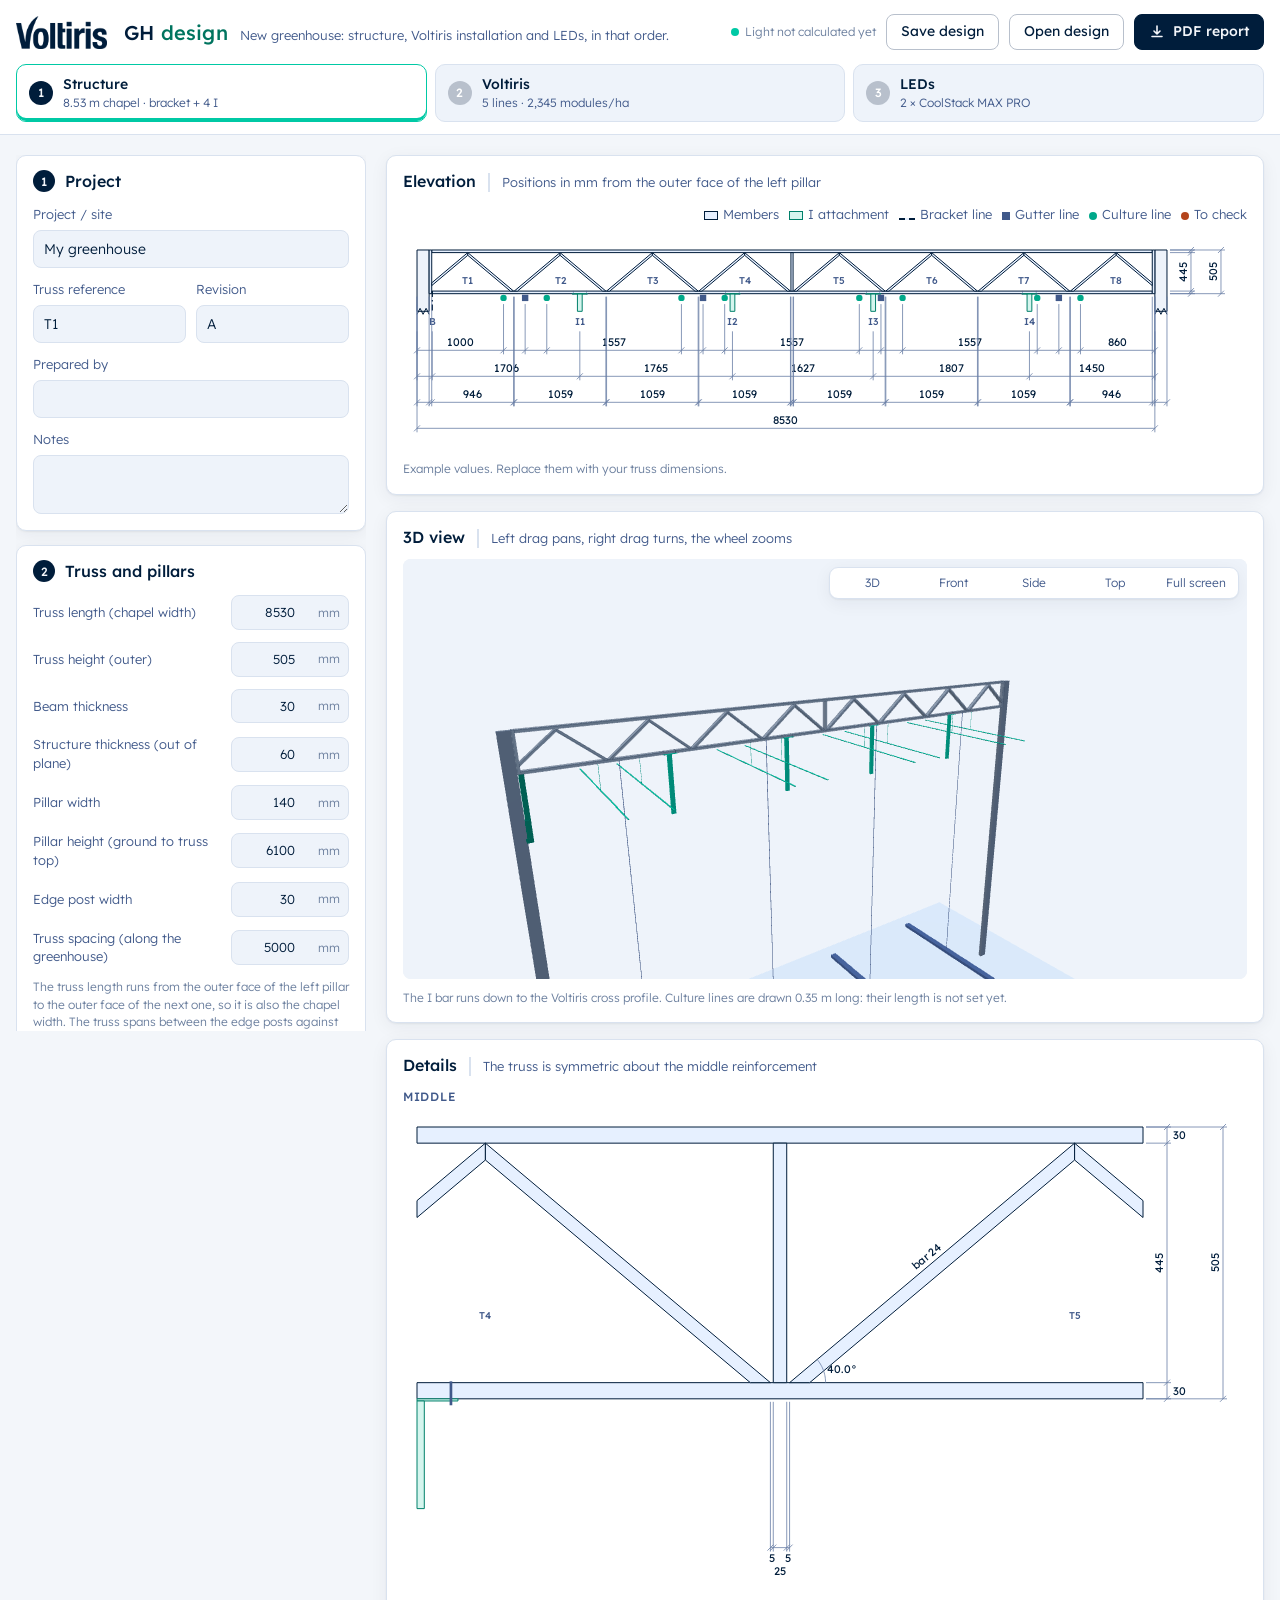
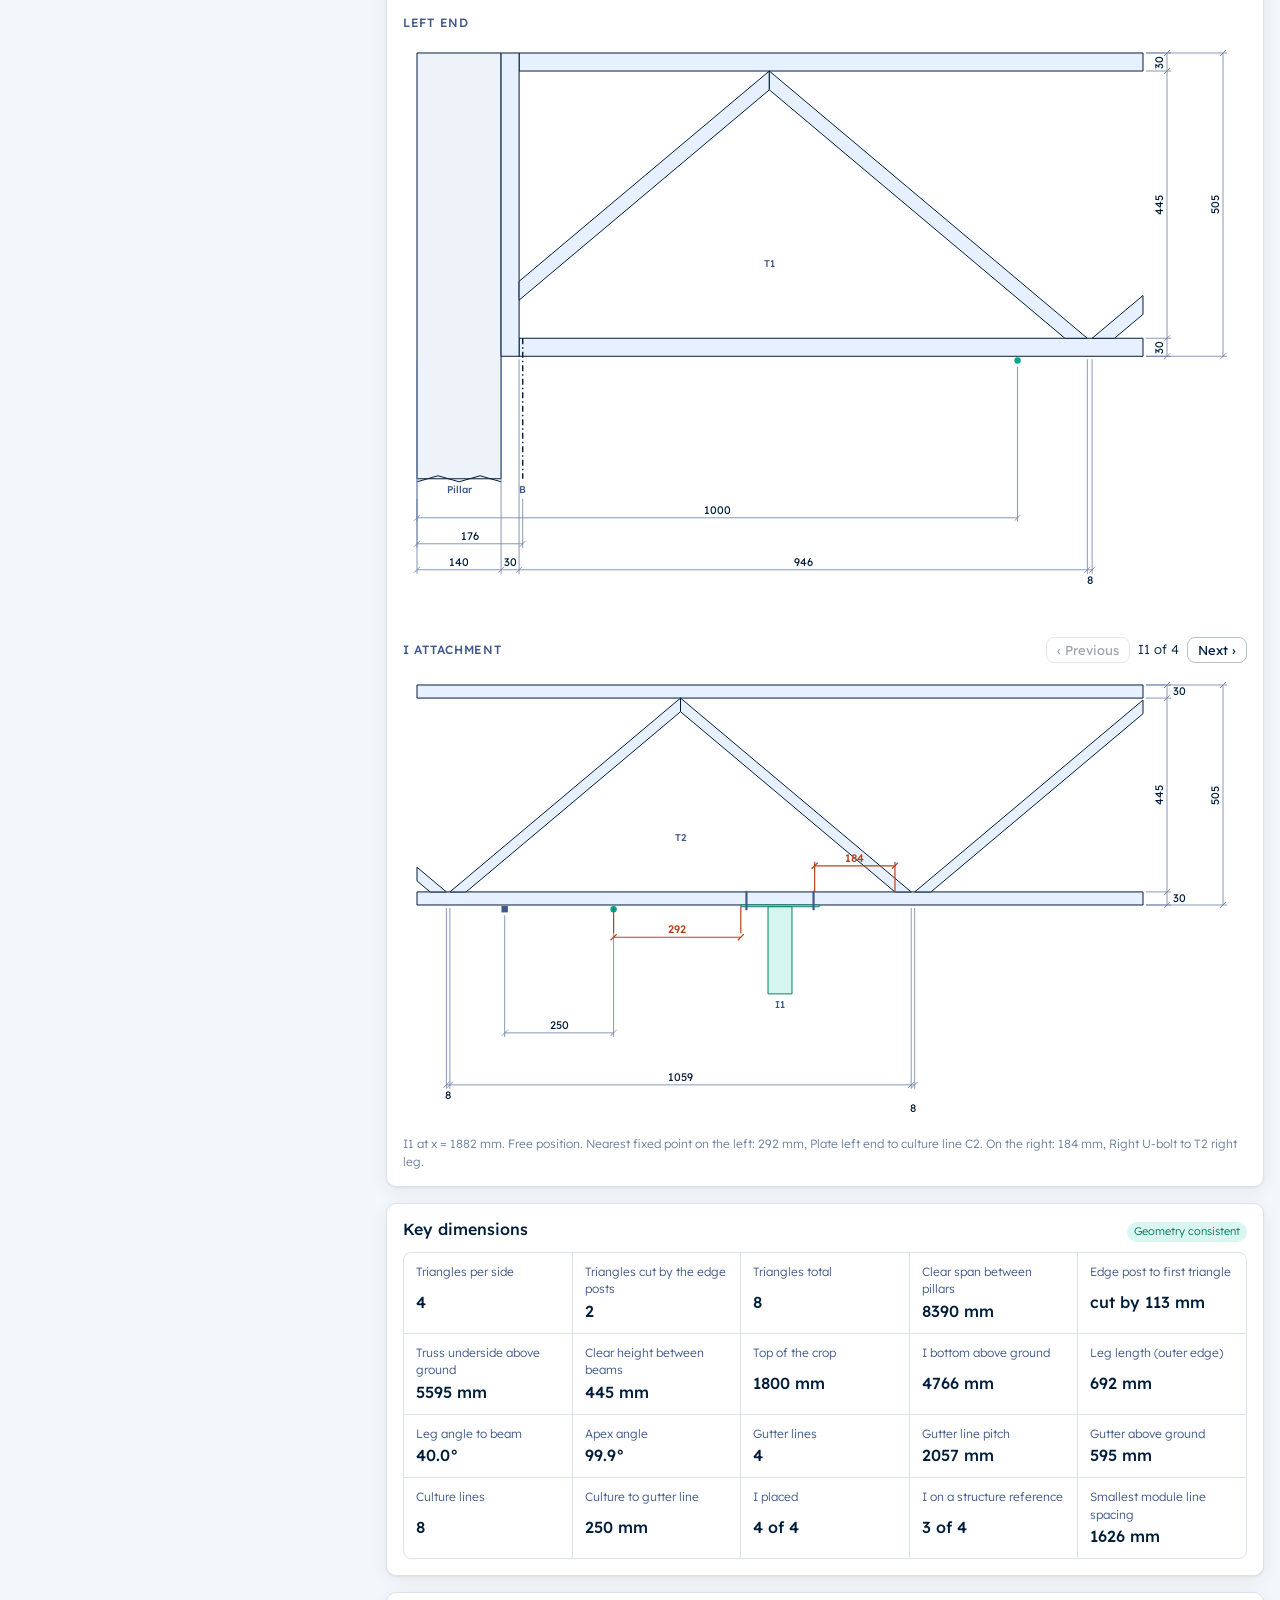
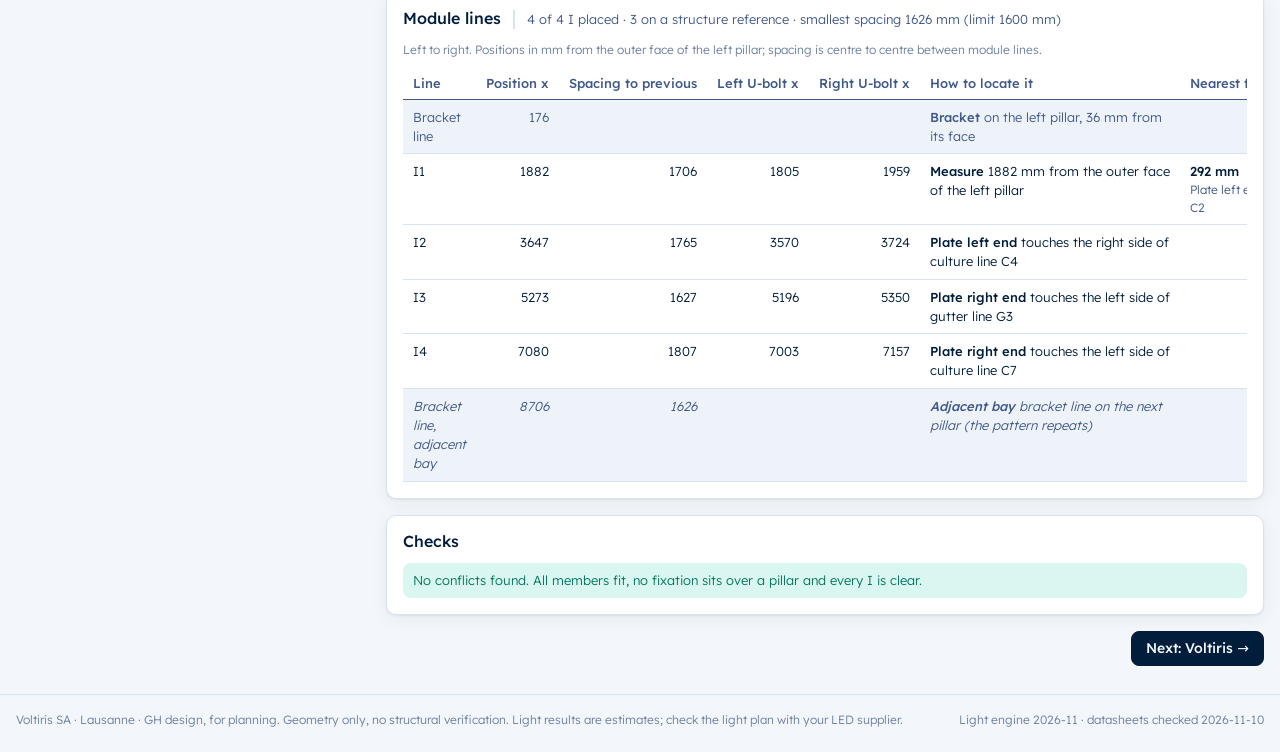
<file: index.html>
<!doctype html>
<html lang="en">
<head>
<meta charset="utf-8">
<meta name="viewport" content="width=device-width,initial-scale=1,viewport-fit=cover">
<title>Voltiris GH Design</title>
<meta name="description" content="Design a new greenhouse with Voltiris: the truss structure, the Voltiris installation on it and the LED light plan, with one PDF report.">
<link rel="icon" href="data:image/svg+xml,%3Csvg xmlns=%27http://www.w3.org/2000/svg%27 viewBox=%270 0 32 32%27%3E%3Crect width=%2732%27 height=%2732%27 rx=%277%27 fill=%27%23001D3B%27/%3E%3Ccircle cx=%2716%27 cy=%2716%27 r=%276%27 fill=%27%2300C9A5%27/%3E%3C/svg%3E">
<link rel="stylesheet" href="css/styles.css">
</head>
<body>
<header class="top">
  <div class="wrap bar">
    <span class="logo" role="img" aria-label="Voltiris"></span>
    <div class="brandline">
      <h1>GH <span>design</span></h1>
      <p>New greenhouse: structure, Voltiris installation and LEDs, in that order.</p>
    </div>
    <div class="hdr-actions">
      <span class="status" id="status" role="status"><i></i><span>Light not calculated yet</span></span>
      <button class="btn" id="saveBtn" type="button" title="Download a file with every parameter">Save design</button>
      <label class="btn" for="openFile" title="Load a design file saved before">Open design<input type="file" id="openFile" accept=".json,application/json" class="sr"></label>
      <button class="btn primary" id="pdfBtn" type="button">
        <svg viewBox="0 0 16 16" fill="none" stroke="currentColor" stroke-width="1.6" stroke-linecap="round" stroke-linejoin="round" aria-hidden="true"><path d="M8 2v8m0 0 3-3m-3 3L5 7M3 12.5h10"/></svg>
        PDF report
      </button>
      <p class="hint report-note" id="reportNote" role="status"></p>
    </div>
  </div>
  <nav class="wrap tabs" role="tablist" aria-label="Design steps">
    <button type="button" role="tab" id="tab-structure" data-tab="structure" aria-controls="panel-structure" aria-selected="true"><span class="n">1</span><span class="tl"><b>Structure</b><small id="sumStructure"></small></span></button>
    <button type="button" role="tab" id="tab-voltiris" data-tab="voltiris" aria-controls="panel-voltiris" aria-selected="false" tabindex="-1"><span class="n">2</span><span class="tl"><b>Voltiris</b><small id="sumVoltiris"></small></span></button>
    <button type="button" role="tab" id="tab-leds" data-tab="leds" aria-controls="panel-leds" aria-selected="false" tabindex="-1"><span class="n">3</span><span class="tl"><b>LEDs</b><small id="sumLeds"></small></span></button>
  </nav>
</header>

<div class="wrap">

<!-- =============================================================== 1 STRUCTURE -->
<section class="tabpanel" id="panel-structure" role="tabpanel" aria-labelledby="tab-structure">
  <main class="app">
    <aside class="settings" aria-label="Structure settings">
      <div class="card step">
        <h2><span class="n">1</span>Project</h2>
        <div class="field"><label for="pName">Project / site</label><input type="text" id="pName" data-p="name" maxlength="60"></div>
        <div class="row2">
          <div class="field"><label for="pRef">Truss reference</label><input type="text" id="pRef" data-p="ref" maxlength="20"></div>
          <div class="field"><label for="pRev">Revision</label><input type="text" id="pRev" data-p="rev" maxlength="10"></div>
        </div>
        <div class="field"><label for="pAuthor">Prepared by</label><input type="text" id="pAuthor" data-p="author" maxlength="60"></div>
        <div class="field"><label for="pNotes">Notes</label><textarea id="pNotes" data-p="notes" rows="2"></textarea></div>
      </div>

      <div class="card step">
        <h2><span class="n">2</span>Truss and pillars</h2>
        <label class="num"><span>Truss length (chapel width)</span><span class="in"><input type="number" id="sL" data-k="L" min="1" step="any"><i>mm</i></span></label>
        <label class="num"><span>Truss height (outer)</span><span class="in"><input type="number" id="sH" data-k="H" min="1" step="any"><i>mm</i></span></label>
        <label class="num"><span>Beam thickness</span><span class="in"><input type="number" id="stc" data-k="tc" min="0" step="any"><i>mm</i></span></label>
        <label class="num"><span>Structure thickness (out of plane)</span><span class="in"><input type="number" id="szW" data-k="zW" min="1" step="any"><i>mm</i></span></label>
        <label class="num"><span>Pillar width</span><span class="in"><input type="number" id="spw" data-k="pw" min="0" step="any"><i>mm</i></span></label>
        <label class="num"><span>Pillar height (ground to truss top)</span><span class="in"><input type="number" id="spH" data-k="pH" min="0" step="any"><i>mm</i></span></label>
        <label class="num"><span>Edge post width</span><span class="in"><input type="number" id="ste" data-k="te" min="0" step="any"><i>mm</i></span></label>
        <label class="num"><span>Truss spacing (along the greenhouse)</span><span class="in"><input type="number" id="sbay" data-k="bay" min="1000" step="any"><i>mm</i></span></label>
        <p class="hint">The truss length runs from the outer face of the left pillar to the outer face of the next one, so it is also the chapel width. The truss spans between the edge posts against each pillar.</p>
      </div>

      <div class="card step">
        <h2><span class="n">3</span>Triangles</h2>
        <label class="num"><span>Triangles per side</span><span class="in"><input type="number" id="snSide" data-k="nSide" min="0" step="1"><i>pcs</i></span></label>
        <label class="num"><span>Triangle length (base, outer)</span><span class="in"><input type="number" id="sw" data-k="w" min="1" step="any"><i>mm</i></span></label>
        <label class="num"><span>Triangle bar thickness</span><span class="in"><input type="number" id="std" data-k="td" min="0" step="any"><i>mm</i></span></label>
        <label class="num"><span>Middle reinforcement thickness</span><span class="in"><input type="number" id="stm" data-k="tm" min="0" step="any"><i>mm</i></span></label>
        <label class="num"><span>Gap, middle to first triangle</span><span class="in"><input type="number" id="soffMid" data-k="offMid" min="0" step="any"><i>mm</i></span></label>
        <label class="num"><span>Gap between triangles</span><span class="in"><input type="number" id="soffBtw" data-k="offBtw" min="0" step="any"><i>mm</i></span></label>
        <p class="hint">Gaps are clear distances along the beam. Triangles that run into an edge post are cut at its face.</p>
      </div>

      <div class="card step">
        <h2><span class="n">4</span>Gutters, culture lines and crop</h2>
        <label class="switch"><input type="checkbox" id="sgutter" data-k="gutter"> <span>Gutter lines</span></label>
        <div class="sub" id="sGutter">
          <label class="num"><span>Left pillar to first gutter line</span><span class="in"><input type="number" id="sgFirst" data-k="gFirst" min="0" step="any"><i>mm</i></span></label>
          <label class="num"><span>Number of gutter lines</span><span class="in"><input type="number" id="sgCount" data-k="gCount" min="1" step="1"><i>pcs</i></span></label>
          <label class="num"><span>Gutter line height (truss underside to gutter)</span><span class="in"><input type="number" id="sgHang" data-k="gHang" min="0" step="any"><i>mm</i></span></label>
        </div>
        <label class="switch"><input type="checkbox" id="sculture" data-k="culture"> <span>Culture lines</span></label>
        <div class="sub" id="sCultureWithG">
          <label class="num"><span>Distance from gutter line</span><span class="in"><input type="number" id="scDist" data-k="cDist" min="0" step="any"><i>mm</i></span></label>
          <p class="hint">One culture line on each side of every gutter line.</p>
        </div>
        <div class="sub" id="sCultureAlone">
          <label class="num"><span>Left pillar to first culture line</span><span class="in"><input type="number" id="scFirst" data-k="cFirst" min="0" step="any"><i>mm</i></span></label>
          <label class="num"><span>Number of culture lines</span><span class="in"><input type="number" id="scCount" data-k="cCount" min="1" step="1"><i>pcs</i></span></label>
        </div>
        <p class="hint" id="sFixHint">Lines are fixed to the underside of the lower beam and spread evenly, with the same offset at both pillars.</p>
        <label class="num"><span>Top of the crop (from the ground)</span><span class="in"><input type="number" id="scrop" data-k="crop" min="0" step="any"><i>mm</i></span></label>
        <p class="hint" id="sCropHint">The crop can not be lower than the gutters.</p>
      </div>

      <div class="card step">
        <h2><span class="n">5</span>Module lines</h2>
        <label class="switch"><input type="checkbox" id="sbrk" data-k="brk"> <span>Bracket line on a pillar</span></label>
        <div class="sub" id="sBrk">
          <label class="num"><span>Pillar</span><span class="in"><select id="sbrkSide" data-k="brkSide"><option value="left">Left</option><option value="right">Right</option></select></span></label>
          <label class="num"><span>Distance from pillar face</span><span class="in"><input type="number" id="sbrkDist" data-k="brkDist" min="0" step="any"><i>mm</i></span></label>
        </div>
        <p class="hint" id="sBrkHint">The pattern repeats: the next pillar has the same bracket line, and the last I keeps the minimum spacing to it.</p>
        <p class="hint" id="sNoBrkHint">No bracket line. I distances start from the left pillar.</p>
        <p class="hint">Every chapel has 5 module lines: the bracket line and 4 I, or 5 I without a bracket line. They alternate between module positions A and B over the whole greenhouse.</p>
        <label class="num"><span>Number of I attachments</span><span class="in"><input type="number" id="snI" data-k="nI" min="0" step="1"><i>pcs</i></span></label>
        <label class="num"><span>Minimum spacing between module lines</span><span class="in"><input type="number" id="sdmin" data-k="dmin" min="0" step="any"><i>mm</i></span></label>
        <label class="num"><span>Placement</span><span class="in"><select id="siMode" data-k="iMode"><option value="optimal">Optimal</option><option value="uniform">Uniform</option><option value="manual">Manual</option></select></span></label>
        <div class="sub" id="sUniform">
          <label class="num"><span id="sULbl">First I from bracket line</span><span class="in"><input type="number" id="suFirst" data-k="uFirst" min="0" step="any"><i>mm</i></span></label>
          <p class="hint">The other I are spread evenly up to the bracket line on the next pillar (or the far pillar if there is no bracket line).</p>
        </div>
        <div class="sub" id="sManual"></div>
        <p class="hint" id="sOptimal">Each I gets a position you can find on the structure without measuring: a U-bolt against the inside of a triangle leg, a U-bolt centred between two triangles, or a plate end touching a gutter or culture line. All module lines keep the minimum spacing and stay as close as possible to an even spread. I that cannot be referenced this way get a free position.</p>
        <span class="lbl">I geometry</span>
        <label class="num"><span>Installation height (I length below the truss)</span><span class="in"><input type="number" id="shI" data-k="hI" min="100" step="any"><i>mm</i></span></label>
        <label class="num"><span>Base plate length</span><span class="in"><input type="number" id="splate" data-k="plate" min="1" step="any"><i>mm</i></span></label>
        <label class="num"><span>U-bolt from plate end</span><span class="in"><input type="number" id="subIn" data-k="ubIn" min="0" step="any"><i>mm</i></span></label>
        <label class="num"><span>U-bolt rod diameter</span><span class="in"><input type="number" id="srod" data-k="rod" min="0" step="any"><i>mm</i></span></label>
        <button class="linkbtn" id="sReset" type="button">Reset the structure to the example values</button>
      </div>
    </aside>

    <section class="results" aria-label="Structure results">
      <div class="card panel">
        <div class="panel-h">
          <h3>Elevation</h3><span class="sub">Positions in mm from the outer face of the left pillar</span>
          <span class="right legend">
            <span><i class="sx"></i>Members</span><span><i class="sx i"></i>I attachment</span><span><i class="sx b"></i>Bracket line</span>
            <span><i class="sx g"></i>Gutter line</span><span><i class="sx c"></i>Culture line</span><span><i class="sx w"></i>To check</span>
          </span>
        </div>
        <div class="tblwrap"><div class="dwgbox" id="sOverall"></div></div>
        <p class="hint" id="sExample">Example values. Replace them with your truss dimensions.</p>
      </div>

      <div class="card panel">
        <div class="panel-h"><h3>3D view</h3><span class="sub">Left drag pans, right drag turns, the wheel zooms</span></div>
        <div class="view3d" id="s3dWrap"><div class="v3host" id="s3d" role="img" aria-label="3D view of one truss with its pillars, lines and I attachments"></div>
          <div class="v3bar seg small" id="s3dBar"><button type="button" data-view="iso">3D</button><button type="button" data-view="front">Front</button><button type="button" data-view="side">Side</button><button type="button" data-view="top">Top</button><button type="button" id="s3dFull">Full screen</button></div>
        </div>
        <p class="hint">The I bar runs down to the Voltiris cross profile. Culture lines are drawn 0.35 m long: their length is not set yet.</p>
      </div>

      <div class="card panel">
        <div class="panel-h"><h3>Details</h3><span class="sub">The truss is symmetric about the middle reinforcement</span></div>
        <div class="details">
          <div><h4>Middle</h4><div class="tblwrap"><div class="dwgbox" id="sMid"></div></div></div>
          <div><h4>Left end</h4><div class="tblwrap"><div class="dwgbox" id="sEnd"></div></div></div>
          <div class="ipanel" id="sIPanel">
            <div class="ihead"><h4>I attachment</h4>
              <div class="inav"><button type="button" class="btn" id="sIPrev" aria-label="Previous I">‹ Previous</button><span id="sILbl"></span><button type="button" class="btn" id="sINext" aria-label="Next I">Next ›</button></div></div>
            <div class="tblwrap"><div class="dwgbox" id="sI"></div></div>
            <p class="hint" id="sICap"></p>
          </div>
        </div>
      </div>

      <div class="card panel">
        <div class="panel-h"><h3>Key dimensions</h3><span class="right" id="sStatus"></span></div>
        <div class="kf" id="sKf"></div>
      </div>

      <div class="card panel" id="sLinesCard">
        <div class="panel-h"><h3>Module lines</h3><span class="sub" id="sSum"></span></div>
        <p class="hint">Left to right. Positions in mm from the outer face of the left pillar; spacing is centre to centre between module lines.</p>
        <div class="tblwrap"><table class="t lines" id="sTable"></table></div>
      </div>

      <div class="card panel">
        <div class="panel-h"><h3>Checks</h3></div>
        <ul class="checks" id="sChecks"></ul>
      </div>
    </section>
  </main>
  <div class="tabnav"><span></span><button class="btn primary" type="button" data-goto="voltiris">Next: Voltiris →</button></div>
</section>

<!-- =============================================================== 2 VOLTIRIS -->
<section class="tabpanel" id="panel-voltiris" role="tabpanel" aria-labelledby="tab-voltiris" hidden>
  <main class="app">
    <aside class="settings" aria-label="Voltiris settings">
      <div class="card step">
        <h2><span class="n">1</span>Voltiris modules</h2>
        <label class="switch"><input type="checkbox" id="vOn"> <span>Voltiris modules installed</span></label>
        <div class="field" id="vPoseField">
          <span class="lbl">Module position at night</span>
          <div class="seg" role="group" aria-label="Module position at night" id="vPose">
            <button type="button" data-pose="park" aria-pressed="true">Parked at 60°</button>
            <button type="button" data-pose="flat" aria-pressed="false">Flat</button>
          </div>
          <p class="hint">At night the modules can tilt out of the LED light. 60° is the steepest position that stays inside the module's own space.</p>
        </div>
      </div>
      <div class="card step">
        <h2><span class="n">2</span>Module lines</h2>
        <p class="hint" id="vLinesNote"></p>
        <button class="linkbtn" type="button" data-goto="structure">Change them in the Structure tab</button>
      </div>
      <div class="card step">
        <h2><span class="n">3</span>Modules along each line</h2>
        <p class="hint">Two modules per line in every truss bay. Lines alternate between positions A and B over the whole greenhouse; with 5 lines per chapel the pattern repeats every two chapels.</p>
        <dl class="kv" id="vPattern"></dl>
      </div>
    </aside>

    <section class="results" aria-label="Voltiris results">
      <div class="kpis">
        <div class="card kpi"><span class="k">Module lines</span><span class="v" id="vK1">–</span><span class="s">bracket line and I attachments</span></div>
        <div class="card kpi"><span class="k">Modules</span><span class="v" id="vK2">–</span><span class="s">two per line in each bay</span></div>
        <div class="card kpi"><span class="k">Module density</span><span class="v" id="vK3">–</span><span class="s">over the whole greenhouse</span></div>
        <div class="card kpi"><span class="k">Smallest line spacing</span><span class="v" id="vK4">–</span><span class="s" id="vS4"></span></div>
      </div>
      <div class="card panel">
        <div class="panel-h"><h3>Greenhouse in 3D</h3><span class="sub">Three chapels and two truss bays, modules at their night position</span></div>
        <div class="view3d" id="v3dWrap"><div class="v3host" id="v3d" role="img" aria-label="3D view of the greenhouse with pillars, trusses, I attachments, brackets and Voltiris modules"></div>
          <div class="v3bar seg small" id="v3dBar"><button type="button" data-view="iso" aria-pressed="true">3D</button><button type="button" data-view="section" aria-pressed="false">Along the truss</button><button type="button" data-view="top" aria-pressed="false">Top</button><button type="button" id="v3dFull">Full screen</button></div>
        </div>
        <div class="legend3d"><span><i style="background:#9aa7b8"></i>Truss and pillars</span><span><i style="background:#00a88a"></i>I attachment</span><span><i style="background:#00745f"></i>Bracket</span><span><i style="background:#40598a"></i>Gutter line</span><span><i style="background:#8fbaf5"></i>Lamellas</span><span><i style="background:#3a4757"></i>Module frame and tracker</span></div>
      </div>
      <div class="card panel">
        <div class="panel-h"><h3>Module lines</h3><span class="sub">x in m from the outer face of the left pillar</span></div>
        <div class="tblwrap"><table class="t" id="vTable">
          <thead><tr><th>Line</th><th>Held by</th><th class="n">x, m</th><th class="n">Spacing, m</th><th>Positions, chapel 1 / 2</th><th class="n">Modules along the bay (chapel 1), m from the truss</th></tr></thead>
          <tbody></tbody>
        </table></div>
      </div>
      <div class="card panel">
        <div class="panel-h"><h3>Checks</h3></div>
        <ul class="checks" id="vChecks"></ul>
      </div>
    </section>
  </main>
  <div class="tabnav"><button class="btn" type="button" data-goto="structure">← Structure</button><button class="btn primary" type="button" data-goto="leds">Next: LEDs →</button></div>
</section>

<!-- =============================================================== 3 LEDS -->
<section class="tabpanel" id="panel-leds" role="tabpanel" aria-labelledby="tab-leds" hidden>
  <main class="app">
    <aside class="settings" aria-label="LED settings">
      <div class="card step">
        <h2><span class="n">1</span>Greenhouse</h2>
        <p class="hint" id="ledGh"></p>
        <button class="linkbtn" type="button" data-goto="structure">Change the greenhouse in the Structure tab</button>
      </div>

      <div class="card step" id="stepLed">
        <h2><span class="n">2</span>LEDs</h2>
        <div class="ledcard" id="ledCard">
          <div>
            <div class="brand" id="ledBrand"></div>
            <div class="model" id="ledModel"></div>
            <dl id="ledSpecs"></dl>
          </div>
          <canvas id="ledPolar" width="172" height="124" role="img" aria-label="Beam shape of the selected optic"></canvas>
        </div>
        <div class="ledlinks"><button type="button" class="linkbtn" id="chooseLed">Choose another LED</button><a id="ledSrc" href="#" target="_blank" rel="noopener">Datasheet</a><button type="button" class="linkbtn" id="beamInfo">Beam shape</button></div>
        <div class="field" id="variantField"><label for="ledVariant">Version and optic</label><select id="ledVariant"></select></div>
        <div class="field" id="customFields" hidden>
          <div class="row2">
            <div class="field"><label for="cPpf">PPF, µmol/s</label><input type="number" id="cPpf" min="100" max="8000" step="10"></div>
            <div class="field"><label for="cW">Power, W</label><input type="number" id="cW" min="50" max="2500" step="5"></div>
          </div>
          <div class="row2">
            <div class="field"><label for="cAngle">Beam angle, °</label><input type="number" id="cAngle" min="60" max="170" step="1"></div>
            <div class="field"><label for="cLen">Length × width, mm</label><input type="text" id="cLen" inputmode="numeric" placeholder="1000 × 170"></div>
          </div>
        </div>
        <div class="field">
          <span class="lbl">Where they hang</span>
          <div class="seg" role="group" aria-label="Where the LEDs hang">
            <button type="button" data-mount="truss" aria-pressed="true">On the truss</button>
            <button type="button" data-mount="below" aria-pressed="false">Below Voltiris</button>
          </div>
        </div>
        <div class="field" id="heightField"><label for="ledH">Height above the crop <output id="ledHo"></output></label><input type="range" id="ledH" min="1" max="4" step="0.05"></div>
        <div class="field">
          <span class="lbl">LEDs per truss in each chapel</span>
          <div class="seg" role="group" aria-label="LEDs per truss in each chapel" id="perBaySeg">
            <button type="button" data-n="1" aria-pressed="false">1</button>
            <button type="button" data-n="2" aria-pressed="true">2</button>
            <button type="button" data-n="3" aria-pressed="false">3</button>
            <button type="button" data-n="4" aria-pressed="false">4</button>
          </div>
        </div>
        <div class="field">
          <span class="lbl">Positions across the chapel</span>
          <div class="seg" role="group" aria-label="LED positions across the chapel" id="posSeg">
            <button type="button" data-pos="centred" aria-pressed="true">Centred</button>
            <button type="button" data-pos="even" aria-pressed="false">Most even</button>
            <button type="button" data-pos="manual" aria-pressed="false">Manual</button>
          </div>
          <div class="posrow" id="posFields" hidden></div>
          <p class="hint" id="posNote"></p>
        </div>
        <div class="row2">
          <div class="field"><label for="ledDim">Output <output id="ledDimo"></output></label><input type="range" id="ledDim" min="30" max="100" step="5"></div>
          <div class="field"><label for="ledHours">Light hours <output id="ledHourso"></output></label><input type="range" id="ledHours" min="4" max="20" step="1"></div>
        </div>
        <label class="switch"><input type="checkbox" id="ledRot"> <span>Turn fixtures 90° (long side across the truss)</span></label>
        <div class="field">
          <label for="iesFile">Photometric file (optional)</label>
          <input type="file" id="iesFile" accept=".ies,.ldt,.txt">
          <p class="hint" id="iesNote">Load the supplier's IES or LDT file to replace the beam shape. The PPF stays as set above.</p>
        </div>
        <p class="warnbox" id="ledWarn" hidden></p>
      </div>
    </aside>

    <section class="results" aria-label="Light results">
      <div class="kpis">
        <div class="card kpi" id="kpiPpfd"><span class="k">Light on the crop</span><span class="v" id="vPpfd">–</span><span class="s" id="sPpfd"></span><button class="info" type="button" data-pop="ppfd" aria-label="How the light on the crop is calculated">i</button></div>
        <div class="card kpi" id="kpiU"><span class="k">Uniformity</span><span class="v" id="vU">–</span><span class="s" id="sU"></span><button class="info" type="button" data-pop="u" aria-label="How uniformity is calculated">i</button></div>
        <div class="card kpi" id="kpiDli"><span class="k">Daily light</span><span class="v" id="vDli">–</span><span class="s" id="sDli"></span><button class="info" type="button" data-pop="dli" aria-label="How the daily light integral is calculated">i</button></div>
        <div class="card kpi" id="kpiLost"><span class="k">Blocked by Voltiris</span><span class="v" id="vLost">–</span><span class="s" id="sLost"></span><button class="info" type="button" data-pop="lost" aria-label="How the blocked light is calculated">i</button></div>
      </div>

      <div class="card panel" id="view3dCard">
        <div class="panel-h">
          <h3>3D view</h3><span class="sub">Left drag pans, right drag turns, the wheel zooms</span>
        </div>
        <div class="view3d" id="view3dWrap"><div class="v3host" id="view3d" role="img" aria-label="3D view of the greenhouse with trusses, Voltiris modules, LEDs, the rays of one LED and the light on the crop"></div>
          <div class="v3bar seg small" id="viewSeg"><button type="button" data-view="3d" aria-pressed="true">3D</button><button type="button" data-view="section" aria-pressed="false">Along the truss</button><button type="button" data-view="top" aria-pressed="false">Top</button><button type="button" id="view3dFull">Full screen</button></div>
        </div>
        <div class="legend3d"><span><i style="background:#e8590c"></i>LED</span><span><i style="background:#ffb000"></i>Ray that reaches the crop</span><span><i style="background:#ff2d55"></i>Ray that ends on a Voltiris part</span><span><i style="background:#8fbaf5"></i>Lamellas (pass PAR)</span><span><i style="background:#3a4757"></i>Opaque parts</span></div>
      </div>

      <div class="card panel">
        <div class="panel-h">
          <h3>Section</h3><span class="sub" id="secSub"></span>
          <span class="right"><span><span class="sw" style="background:var(--accent)"></span>LED light</span><button class="info" style="position:static" type="button" data-pop="section" aria-label="How to read the section">i</button></span>
        </div>
        <div class="canvas-box"><canvas id="secCanvas" role="img" aria-label="Cross-section of one chapel with truss, Voltiris modules, LEDs, their light and the crop"></canvas></div>
      </div>

      <div class="twocol">
        <div class="card panel">
          <div class="panel-h">
            <h3>Light on the crop</h3><span class="sub" id="mapSub"></span>
            <span class="right"><button class="info" style="position:static" type="button" data-pop="map" aria-label="How to read the light map">i</button></span>
          </div>
          <div class="canvas-box" id="mapBox"><canvas id="mapCanvas" role="img" aria-label="Map of the light on the crop over one chapel and one truss bay"></canvas><div class="tip" id="mapTip" hidden></div></div>
          <div class="legend"><span id="legMin"></span><canvas class="bar" id="legBar" width="280" height="18"></canvas><span id="legMax"></span><span>µmol/m²s</span><span style="margin-left:auto">Click a spot to see its calculation</span></div>
        </div>
        <div class="card panel">
          <div class="panel-h">
            <h3>Where to hang them</h3><span class="sub">Same LEDs, three cases</span>
            <span class="right"><button class="info" style="position:static" type="button" data-pop="compare" aria-label="About this comparison">i</button></span>
          </div>
          <div class="tblwrap"><table class="t" id="cmpTable">
            <thead><tr><th>Case</th><th class="n">To the crop</th><th class="n">Light</th><th class="n">Uniformity</th><th class="n">Blocked</th></tr></thead>
            <tbody></tbody>
          </table></div>
          <p class="hint" id="cmpNote">Light in µmol/m²s on the top of the crop. Uniformity is the darkest spot divided by the average.</p>
          <div class="formula" id="powerLine"></div>
        </div>
      </div>
    </section>
  </main>

  <section class="below" aria-label="LED datasheets and method">
    <div class="card panel" id="library">
      <div class="panel-h"><h3>LED datasheets</h3><span class="sub">Public data from each maker. Click a row to simulate it.</span></div>
      <div class="chips" id="brandChips" role="group" aria-label="Filter by brand"></div>
      <div class="tblwrap"><table class="t" id="libTable">
        <thead><tr><th>Maker</th><th>Fixture</th><th class="n">PPF µmol/s</th><th class="n">Power W</th><th class="n">µmol/J</th><th class="n">Size mm</th><th class="n">kg</th><th>Optics</th><th>Beam data</th><th>Source</th></tr></thead>
        <tbody></tbody>
      </table></div>
    </div>
    <div class="card panel">
      <div class="panel-h"><h3>How the simulation works</h3></div>
      <div class="method">
        <div>
          <h4>Every ray, every LED</h4>
          <p>The face of each nearby LED is split into up to 15 × 2 points, so thin Voltiris parts cast the soft shadow a real fixture casts. From each point, rays leave in every direction below the fixture, weighted by the beam shape. The light on a spot of the crop adds up the rays of all LEDs within six chapels and eight truss bays.</p>
          <div class="formula"><span class="lhs">E =</span> Σ Φ · I(γ, C) · T(γ, C) · cos γ / d²</div>
        </div>
        <div>
          <h4>Voltiris parts cast shadows</h4>
          <p>The module, receiver, tracker, I-structure, profile, rods and optimisers are boxes taken from our 3D model, placed on the module lines of the Structure tab. A ray that hits one is stopped (T = 0). The lamellas let PAR through. With Voltiris off, the same LEDs give the reference.</p>
        </div>
        <div>
          <h4>Beam shapes</h4>
          <p>Most makers publish only a beam angle. We then use the smooth curve with half its peak at that angle (cosⁿ γ). Where a measured curve exists we use it, and you can load an IES or LDT file. Real optics can be wider than the smooth curve: ask the maker for the file.</p>
        </div>
      </div>
    </div>
  </section>
  <div class="tabnav"><button class="btn" type="button" data-goto="voltiris">← Voltiris</button><span></span></div>
</section>

</div>

<footer class="foot"><div class="wrap"><span>Voltiris SA · Lausanne · GH design, for planning. Geometry only, no structural verification. Light results are estimates; check the light plan with your LED supplier.</span><span id="buildInfo"></span></div></footer>

<dialog class="pop" id="pop" aria-labelledby="popTitle">
  <div class="pop-h"><h3 id="popTitle"></h3><button class="x" type="button" id="popClose" aria-label="Close">×</button></div>
  <div class="pop-b" id="popBody"></div>
</dialog>

<script src="vendor/jspdf.umd.min.js"></script>
<script src="vendor/jspdf.plugin.autotable.min.js"></script>
<script src="vendor/three.min.js"></script>
<script src="vendor/OrbitControls.js"></script>
<script src="js/engine.js"></script>
<script src="js/main.js"></script>
</body>
</html>
</file>
<file: css/styles.css>
/* Lexend, bundled locally (SIL Open Font License) */
@font-face { font-family: 'Lexend'; font-style: normal; font-weight: 300; font-display: swap; src: url('../vendor/fonts/lexend-latin-300-normal.woff2') format('woff2'); }
@font-face { font-family: 'Lexend'; font-style: normal; font-weight: 400; font-display: swap; src: url('../vendor/fonts/lexend-latin-400-normal.woff2') format('woff2'); }
@font-face { font-family: 'Lexend'; font-style: normal; font-weight: 500; font-display: swap; src: url('../vendor/fonts/lexend-latin-500-normal.woff2') format('woff2'); }
html { color-scheme: light dark; }
[hidden] { display: none !important; }
body { margin: 0; }

/* Layout: three tabs in design order (Structure, Voltiris, LEDs). Each tab is an instrument panel: settings on the left, results on the right. */
:root {
  --bg: #F3F6FA; --surface: #FFFFFF; --surface-2: #EEF3FA; --tint: #E6F0FF;
  --ink: #001D3B; --ink-2: #40598A; --ink-3: #6B7F9E;
  --line: #D9E2EF; --line-2: #B8C0CC;
  --accent: #00C9A5; --accent-ink: #00745F; --accent-soft: #D9F7F0;
  --warn: #9A5B00; --warn-soft: #FFF3DD;
  --navy: #001D3B; --on-navy: #FFFFFF;
  --shadow: 0 1px 2px rgba(0, 29, 59, .06), 0 4px 18px rgba(0, 29, 59, .06);
  --font: 'Lexend', 'Lexend Light', system-ui, -apple-system, 'Segoe UI', Roboto, sans-serif;
  --fs-xs: 12px; --fs-sm: 13px; --fs-md: 14px; --fs-lg: 16px; --fs-xl: 20px; --fs-2xl: 28px;
  --r: 10px;
  --view-bg: #EEF3FA;
  --m-fill: #E6F0FF; --m-stroke: #001D3B; --fix-g: #40598A; --fix-c: #00A88A; --dim: #6A7FA6;
  --i-fill: #D5F5EE; --i-stroke: #00806A; --ub: #40598A; --brk: #001D3B; --bad: #B4441C; --bad-soft: #FCEFE8;
}
@media (prefers-color-scheme: dark) {
  :root:not([data-theme="light"]) {
    --bg: #07121E; --surface: #0E1C2D; --surface-2: #132539; --tint: #16304E;
    --ink: #E8EFF8; --ink-2: #A9BCD8; --ink-3: #7F95B5;
    --line: #213650; --line-2: #34507A;
    --accent: #25E6BB; --accent-ink: #4CEBC6; --accent-soft: #0D3B37;
    --warn: #F4B860; --warn-soft: #3A2A0C;
    --navy: #142B47; --on-navy: #FFFFFF;
    --shadow: 0 1px 2px rgba(0, 0, 0, .3), 0 6px 20px rgba(0, 0, 0, .25);
    --view-bg: #0B1726;
    --m-fill: #1A3157; --m-stroke: #CEE2FF; --fix-g: #9DB1D3; --fix-c: #25E6BB; --dim: #8FA6CC;
    --i-fill: #0F3A35; --i-stroke: #25E6BB; --ub: #9DB1D3; --brk: #E4ECF8; --bad: #F5A57A; --bad-soft: #3A1F14;
    color-scheme: dark;
  }
}
:root[data-theme="dark"] {
  --bg: #07121E; --surface: #0E1C2D; --surface-2: #132539; --tint: #16304E;
  --ink: #E8EFF8; --ink-2: #A9BCD8; --ink-3: #7F95B5;
  --line: #213650; --line-2: #34507A;
  --accent: #25E6BB; --accent-ink: #4CEBC6; --accent-soft: #0D3B37;
  --warn: #F4B860; --warn-soft: #3A2A0C;
  --navy: #142B47; --on-navy: #FFFFFF;
  --shadow: 0 1px 2px rgba(0, 0, 0, .3), 0 6px 20px rgba(0, 0, 0, .25);
  --view-bg: #0B1726;
  --m-fill: #1A3157; --m-stroke: #CEE2FF; --fix-g: #9DB1D3; --fix-c: #25E6BB; --dim: #8FA6CC;
  --i-fill: #0F3A35; --i-stroke: #25E6BB; --ub: #9DB1D3; --brk: #E4ECF8; --bad: #F5A57A; --bad-soft: #3A1F14;
  color-scheme: dark;
}
* { box-sizing: border-box; }
html { -webkit-text-size-adjust: 100%; }
body { background: var(--bg); color: var(--ink); font-family: var(--font); font-weight: 300; font-size: var(--fs-md); line-height: 1.45; font-variant-numeric: tabular-nums; }
b, strong, h1, h2, h3, h4, th { font-weight: 500; }
a { color: var(--accent-ink); text-underline-offset: 2px; }
button, input, select { font: inherit; color: inherit; }
:focus-visible { outline: 2px solid var(--accent); outline-offset: 2px; }
.wrap { max-width: 1400px; margin: 0 auto; padding-left: max(16px, env(safe-area-inset-left, 0px)); padding-right: max(16px, env(safe-area-inset-right, 0px)); }

/* header */
header.top { background: var(--surface); border-bottom: 1px solid var(--line); }
header.top .wrap.bar { display: flex; align-items: center; gap: 16px; padding-block: 14px; flex-wrap: wrap; }
.logo { display: inline-block; width: 92px; height: 33px; background: var(--ink); -webkit-mask: var(--logo) no-repeat left center / contain; mask: var(--logo) no-repeat left center / contain; flex: none; }
.brandline { display: flex; align-items: baseline; gap: 12px; min-width: 0; flex: 1 1 320px; flex-wrap: wrap; }
.brandline h1 { font-size: var(--fs-xl); margin: 0; letter-spacing: .01em; }
.brandline h1 span { color: var(--accent-ink); }
.brandline p { margin: 0; color: var(--ink-2); font-size: var(--fs-sm); }
.hdr-actions { display: flex; gap: 10px; align-items: center; flex-wrap: wrap; }

.btn { display: inline-flex; align-items: center; gap: 8px; border: 1px solid var(--line-2); background: var(--surface); color: var(--ink); padding: 9px 14px; border-radius: 8px; cursor: pointer; font-weight: 400; font-size: var(--fs-md); line-height: 1.1; }
.btn:hover { border-color: var(--ink-2); }
.btn.primary { background: var(--ink); border-color: var(--ink); color: var(--bg); font-weight: 500; }
.btn.primary:hover { filter: brightness(1.15); }
.btn[disabled] { opacity: .55; cursor: progress; }
.btn svg { width: 16px; height: 16px; flex: none; }
.linkbtn { background: none; border: 0; padding: 0; color: var(--accent-ink); cursor: pointer; text-decoration: underline; text-underline-offset: 2px; font-size: inherit; }

/* page grid */
main.app { display: grid; grid-template-columns: 350px minmax(0, 1fr); gap: 20px; padding-block: 20px 8px; align-items: start; }
@media (max-width: 1080px) { main.app { grid-template-columns: minmax(0, 1fr); } aside.settings { order: 2; } section.results { order: 1; } }
aside.settings { display: grid; gap: 14px; position: sticky; top: calc(env(safe-area-inset-top, 0px) + 12px); max-height: calc(100vh - 24px); overflow: auto; padding-bottom: 4px; scrollbar-width: thin; }
@media (max-width: 1080px) { aside.settings { position: static; max-height: none; overflow: visible; } }

.card { background: var(--surface); border: 1px solid var(--line); border-radius: var(--r); box-shadow: var(--shadow); }
.step { padding: 14px 16px 16px; display: grid; gap: 12px; }
.step h2 { margin: 0; font-size: var(--fs-lg); display: flex; align-items: center; gap: 10px; }
.step h2 .n { width: 22px; height: 22px; border-radius: 50%; background: var(--ink); color: var(--bg); font-size: 12px; display: inline-grid; place-items: center; flex: none; }
.step h2 .aside { margin-left: auto; font-size: var(--fs-xs); color: var(--ink-3); font-weight: 300; }
.field { display: grid; gap: 6px; }
.field > label, .field > .lbl { font-size: var(--fs-sm); color: var(--ink-2); display: flex; justify-content: space-between; gap: 8px; }
.field > label output, .field > .lbl output { color: var(--ink); font-weight: 500; }
.row2 { display: grid; grid-template-columns: 1fr 1fr; gap: 10px; }
select, textarea, input[type="text"], input[type="number"] { width: 100%; background: var(--surface-2); border: 1px solid var(--line); border-radius: 8px; padding: 8px 10px; min-width: 0; }
input[type="range"] { width: 100%; accent-color: var(--accent); margin: 2px 0; }
.seg { display: grid; grid-auto-flow: column; grid-auto-columns: 1fr; background: var(--surface-2); border: 1px solid var(--line); border-radius: 9px; padding: 3px; gap: 3px; }
.seg button { border: 0; background: transparent; padding: 7px 6px; border-radius: 7px; cursor: pointer; font-size: var(--fs-sm); color: var(--ink-2); line-height: 1.15; }
.seg button[aria-pressed="true"] { background: var(--surface); color: var(--ink); font-weight: 500; box-shadow: 0 1px 3px rgba(0, 29, 59, .15); }
.switch { display: flex; align-items: center; gap: 10px; cursor: pointer; font-size: var(--fs-md); }
.switch input { appearance: none; -webkit-appearance: none; width: 38px; height: 22px; border-radius: 11px; background: var(--line-2); position: relative; cursor: pointer; flex: none; transition: background .15s; }
.switch input::after { content: ""; position: absolute; top: 3px; left: 3px; width: 16px; height: 16px; border-radius: 50%; background: #fff; transition: transform .15s; }
.switch input:checked { background: var(--accent); }
.switch input:checked::after { transform: translateX(16px); }
.hint { font-size: var(--fs-xs); color: var(--ink-3); margin: 0; }
.warnbox { font-size: var(--fs-sm); color: var(--warn); background: var(--warn-soft); border-radius: 8px; padding: 8px 10px; margin: 0; }

/* LED card */
.ledcard { display: grid; grid-template-columns: minmax(0, 1fr) 86px; gap: 10px; background: var(--surface-2); border: 1px solid var(--line); border-radius: 9px; padding: 10px 12px; }
.ledcard .brand { font-size: var(--fs-xs); color: var(--ink-3); text-transform: uppercase; letter-spacing: .06em; }
.ledcard .model { font-weight: 500; font-size: var(--fs-md); line-height: 1.25; margin: 1px 0 6px; }
.ledcard dl { display: grid; grid-template-columns: auto 1fr; gap: 1px 10px; margin: 0; font-size: var(--fs-sm); }
.ledcard dt { color: var(--ink-3); }
.ledcard dd { margin: 0; }
.ledcard canvas { width: 86px; height: 62px; align-self: start; cursor: pointer; }
.ledlinks { display: flex; gap: 14px; font-size: var(--fs-sm); flex-wrap: wrap; }

/* results */
section.results { display: grid; gap: 16px; min-width: 0; }
.kpis { display: grid; grid-template-columns: repeat(4, minmax(0, 1fr)); gap: 12px; }
@media (max-width: 760px) { .kpis { grid-template-columns: repeat(2, minmax(0, 1fr)); } }
.kpi { padding: 12px 14px 12px; position: relative; display: grid; gap: 2px; align-content: start; }
.kpi .k { font-size: var(--fs-xs); color: var(--ink-2); text-transform: uppercase; letter-spacing: .06em; padding-right: 26px; }
.kpi .v { font-size: var(--fs-2xl); font-weight: 500; line-height: 1.15; }
.kpi .v small { font-size: var(--fs-sm); font-weight: 300; color: var(--ink-2); margin-left: 4px; }
.kpi .s { font-size: var(--fs-sm); color: var(--ink-2); }
.kpi.good .v { color: var(--accent-ink); }
.info { position: absolute; top: 10px; right: 10px; width: 24px; height: 24px; border-radius: 50%; border: 1px solid var(--line-2); background: var(--surface); color: var(--ink-2); cursor: pointer; font-size: 13px; font-weight: 500; display: grid; place-items: center; line-height: 1; padding: 0; }
.info:hover { color: var(--ink); border-color: var(--ink-2); }
.panel { padding: 14px 16px 16px; display: grid; gap: 10px; min-width: 0; }
.panel-h { display: flex; align-items: baseline; gap: 12px; flex-wrap: wrap; }
.panel-h h3 { margin: 0; font-size: var(--fs-lg); }
.panel-h .sub { color: var(--ink-2); font-size: var(--fs-sm); }
.panel-h .right { margin-left: auto; display: flex; align-items: center; gap: 10px; font-size: var(--fs-sm); color: var(--ink-2); flex-wrap: wrap; }
.canvas-box { position: relative; width: 100%; }
.canvas-box canvas { display: block; width: 100%; height: auto; border-radius: 8px; }
.status { font-size: var(--fs-xs); color: var(--ink-3); display: inline-flex; align-items: center; gap: 6px; }
.status i { width: 8px; height: 8px; border-radius: 50%; background: var(--accent); display: inline-block; }
.status.busy i { animation: pulse 1s ease-in-out infinite; background: var(--ink-3); }
@keyframes pulse { 50% { opacity: .3; } }
@media (prefers-reduced-motion: reduce) { .status.busy i { animation: none; } .switch input, .switch input::after { transition: none; } }
.tip { position: absolute; pointer-events: none; background: var(--ink); color: var(--bg); font-size: var(--fs-xs); padding: 5px 8px; border-radius: 6px; white-space: nowrap; transform: translate(-50%, calc(-100% - 10px)); z-index: 3; }
.legend { display: flex; align-items: center; gap: 8px; font-size: var(--fs-xs); color: var(--ink-2); flex-wrap: wrap; }
.legend .bar { width: 140px; height: 9px; border-radius: 5px; border: 1px solid var(--line); }
.legend .sw { width: 12px; height: 5px; display: inline-block; vertical-align: middle; margin-right: 4px; border-radius: 1px; }
.twocol { display: grid; grid-template-columns: minmax(0, 1fr) minmax(0, 1fr); gap: 16px; }
@media (max-width: 1240px) { .twocol { grid-template-columns: minmax(0, 1fr); } }

/* tables */
.tblwrap { overflow-x: auto; }
table.t { width: 100%; border-collapse: collapse; font-size: var(--fs-sm); }
table.t th { text-align: left; color: var(--ink-2); font-size: var(--fs-sm); font-weight: 500; padding: 6px 10px; border-bottom: 1px solid var(--ink-2); white-space: nowrap; }
table.t td { padding: 8px 10px; border-bottom: 1px solid var(--line); vertical-align: top; }
table.t td.n, table.t th.n { text-align: right; white-space: nowrap; }
table.t tr.cur td { background: var(--accent-soft); }
table.t tr.cur td:first-child { box-shadow: inset 3px 0 0 var(--accent); }
#libTable { min-width: 900px; }
.pill { display: inline-block; font-size: 11px; padding: 2px 7px; border-radius: 10px; background: var(--tint); color: var(--ink-2); white-space: nowrap; }
.pill.m { background: var(--accent-soft); color: var(--accent-ink); }

/* library + method */
section.below { display: grid; gap: 16px; padding-block: 8px 28px; }
.chips { display: flex; gap: 6px; flex-wrap: wrap; }
.chips button { border: 1px solid var(--line); background: var(--surface); border-radius: 16px; padding: 5px 11px; font-size: var(--fs-sm); cursor: pointer; color: var(--ink-2); }
.chips button[aria-pressed="true"] { background: var(--ink); color: var(--bg); border-color: var(--ink); }
.method { display: grid; grid-template-columns: repeat(3, minmax(0, 1fr)); gap: 16px; }
@media (max-width: 900px) { .method { grid-template-columns: minmax(0, 1fr); } }
.method h4 { margin: 0 0 6px; font-size: var(--fs-md); }
.method p { margin: 0 0 8px; color: var(--ink-2); max-width: 62ch; }
.formula { background: var(--surface-2); border: 1px solid var(--line); border-radius: 8px; padding: 10px 12px; font-size: var(--fs-md); line-height: 1.6; overflow-x: auto; }
.formula .lhs { color: var(--ink-2); }
footer.foot { border-top: 1px solid var(--line); color: var(--ink-3); font-size: var(--fs-xs); }
footer.foot .wrap { padding-block: 16px 24px; display: flex; gap: 16px; flex-wrap: wrap; justify-content: space-between; }

/* dialogs */
dialog.pop { border: 1px solid var(--line); border-radius: 14px; padding: 0; width: min(680px, calc(100vw - 24px)); max-height: calc(100vh - 32px); background: var(--surface); color: var(--ink); box-shadow: 0 20px 60px rgba(0, 0, 0, .35); }
dialog.pop::backdrop { background: rgba(0, 18, 36, .45); }
.pop-h { display: flex; align-items: center; gap: 10px; padding: 14px 18px; border-bottom: 1px solid var(--line); position: sticky; top: 0; background: var(--surface); z-index: 1; }
.pop-h h3 { margin: 0; font-size: var(--fs-lg); }
.pop-h .x { margin-left: auto; border: 0; background: var(--surface-2); width: 30px; height: 30px; border-radius: 50%; cursor: pointer; font-size: 18px; line-height: 1; color: var(--ink-2); }
.pop-b { padding: 14px 18px 18px; display: grid; gap: 12px; }
.pop-b p { margin: 0; color: var(--ink-2); }
.pop-b .formula b { color: var(--ink); }
.steps { margin: 0; padding-left: 20px; display: grid; gap: 6px; color: var(--ink-2); }
.steps b { color: var(--ink); }
.big { font-size: var(--fs-xl); font-weight: 500; color: var(--ink); }
.libgrid { display: grid; gap: 8px; }
.libitem { display: grid; grid-template-columns: minmax(0, 1fr) auto; gap: 4px 12px; border: 1px solid var(--line); border-radius: 9px; padding: 10px 12px; background: var(--surface-2); }
.libitem.cur { border-color: var(--accent); box-shadow: inset 3px 0 0 var(--accent); }
.libitem .meta { font-size: var(--fs-sm); color: var(--ink-2); }
.libitem button { align-self: center; }
.sr { position: absolute; width: 1px; height: 1px; overflow: hidden; clip: rect(0 0 0 0); white-space: nowrap; }

.view3d { position: relative; height: 420px; border-radius: 8px; overflow: hidden; background: var(--view-bg); }
.view3d canvas { display: block; }
.view3d .noview { padding: 24px; margin: 0; color: var(--ink-2); font-size: var(--fs-sm); }
.legend3d { display: flex; flex-wrap: wrap; gap: 6px 14px; margin-top: 8px; font-size: var(--fs-xs); color: var(--ink-2); }
.legend3d i { display: inline-block; width: 10px; height: 10px; border-radius: 2px; margin-right: 5px; vertical-align: -1px; }
.seg.small { display: inline-grid; }
.seg.small button { padding: 5px 9px; font-size: var(--fs-xs); }
.posrow { display: grid; grid-template-columns: repeat(auto-fill, minmax(88px, 1fr)); gap: 6px; margin-top: 8px; }
.posrow label { display: grid; gap: 3px; font-size: var(--fs-xs); color: var(--ink-2); }
.posrow input { width: 100%; min-width: 0; box-sizing: border-box; }
.seg button:disabled { opacity: .55; cursor: progress; }
@media (max-width: 600px) { .view3d { height: 300px; } }

/* ---------- shell: tabs in design order */
.report-note:empty { display: none; }
.report-note { flex-basis: 100%; text-align: right; }
nav.tabs { display: grid; grid-template-columns: repeat(3, minmax(0, 1fr)); gap: 8px; padding-block: 0 12px; }
nav.tabs [role="tab"] { display: flex; align-items: center; gap: 10px; text-align: left; border: 1px solid var(--line); background: var(--surface-2); border-radius: 10px; padding: 9px 12px; cursor: pointer; color: var(--ink-2); min-width: 0; }
nav.tabs [role="tab"] .n { width: 24px; height: 24px; border-radius: 50%; background: var(--line-2); color: var(--surface); font-size: 12px; font-weight: 500; display: inline-grid; place-items: center; flex: none; }
nav.tabs [role="tab"] .tl { display: grid; min-width: 0; }
nav.tabs [role="tab"] b { color: var(--ink); font-size: var(--fs-md); }
nav.tabs [role="tab"] small { font-size: var(--fs-xs); white-space: nowrap; overflow: hidden; text-overflow: ellipsis; }
nav.tabs [role="tab"][aria-selected="true"] { background: var(--surface); border-color: var(--accent); box-shadow: inset 0 -3px 0 var(--accent); }
nav.tabs [role="tab"][aria-selected="true"] .n { background: var(--ink); color: var(--bg); }
@media (max-width: 640px) { nav.tabs [role="tab"] small { display: none; } }
.tabnav { display: flex; justify-content: space-between; gap: 12px; padding-block: 8px 28px; }

/* ---------- settings: numeric fields with a unit, sub-groups */
.num { display: grid; grid-template-columns: minmax(0, 1fr) 118px; align-items: center; gap: 8px; font-size: var(--fs-sm); color: var(--ink-2); }
.num > span:first-child { min-width: 0; }
.num .in { display: flex; align-items: center; background: var(--surface-2); border: 1px solid var(--line); border-radius: 8px; overflow: hidden; }
.num .in input, .num .in select { border: 0; background: transparent; padding: 7px 8px; text-align: right; min-width: 0; width: 100%; color: var(--ink); }
.num .in select { text-align: left; }
.num .in i { font-style: normal; font-size: var(--fs-xs); color: var(--ink-3); padding-right: 8px; }
.step > .lbl { font-size: var(--fs-sm); color: var(--ink-2); }
.sub { display: grid; gap: 10px; padding-left: 12px; border-left: 2px solid var(--line); }
textarea { resize: vertical; font: inherit; color: inherit; }
dl.kv { display: grid; grid-template-columns: auto 1fr; gap: 4px 12px; margin: 0; font-size: var(--fs-sm); }
dl.kv dt { color: var(--ink-3); }
dl.kv dd { margin: 0; }

/* ---------- structure results */
.kf { display: grid; grid-template-columns: repeat(auto-fill, minmax(160px, 1fr)); gap: 1px; background: var(--line); border: 1px solid var(--line); border-radius: 8px; overflow: hidden; }
.kf div { background: var(--surface); padding: 10px 12px; display: grid; gap: 2px; min-width: 0; }
.kf small { font-size: var(--fs-xs); color: var(--ink-2); }
.kf b { font-size: var(--fs-lg); }
.pill.w { background: var(--bad-soft); color: var(--bad); }
ul.checks { margin: 0; padding: 0; list-style: none; display: grid; gap: 6px; }
ul.checks li { padding: 8px 10px; border-radius: 8px; background: var(--warn-soft); color: var(--warn); font-size: var(--fs-sm); }
ul.checks li.ok { background: var(--accent-soft); color: var(--accent-ink); }
.details { display: grid; grid-template-columns: repeat(auto-fit, minmax(min(100%, 420px), 1fr)); gap: 16px; }
.details h4 { margin: 0 0 6px; font-size: var(--fs-xs); font-weight: 500; letter-spacing: .06em; text-transform: uppercase; color: var(--ink-2); }
.details .ipanel { grid-column: 1 / -1; }
.ihead { display: flex; flex-wrap: wrap; align-items: center; justify-content: space-between; gap: 6px 12px; margin-bottom: 6px; }
.ihead h4 { margin: 0; }
.inav { display: flex; align-items: center; gap: 8px; font-size: var(--fs-sm); }
.inav .btn { padding: 5px 10px; font-size: var(--fs-sm); }
.inav .btn:disabled { opacity: .4; cursor: default; }
.dwgbox { min-width: 760px; }
.details .dwgbox { min-width: 420px; }
.legend .sx { width: 14px; height: 9px; border: 1px solid var(--m-stroke); background: var(--m-fill); display: inline-block; margin-right: 5px; vertical-align: -1px; }
.legend .sx.i { border-color: var(--i-stroke); background: var(--i-fill); }
.legend .sx.b { border: 0; height: 0; width: 16px; border-top: 2px dashed var(--brk); }
.legend .sx.g { width: 8px; height: 8px; border: 0; background: var(--fix-g); }
.legend .sx.c { width: 8px; height: 8px; border-radius: 50%; border: 0; background: var(--fix-c); }
.legend .sx.w { width: 8px; height: 8px; border-radius: 50%; border: 0; background: var(--bad); }
svg.dwg { display: block; }
.dwg .mem { fill: var(--m-fill); stroke: var(--m-stroke); stroke-width: 1; stroke-linejoin: round; }
.dwg .pil { fill: var(--surface-2); stroke: var(--m-stroke); stroke-width: 1; }
.dwg .brkm { fill: none; stroke: var(--m-stroke); stroke-width: 1; }
.dwg .ip { fill: var(--i-fill); stroke: var(--i-stroke); stroke-width: 1; }
.dwg .iw { fill: var(--bad-soft); stroke: var(--bad); stroke-width: 1; }
.dwg .ub { fill: var(--ub); }
.dwg .brk { stroke: var(--brk); stroke-width: 1.4; }
.dwg .fixg { fill: var(--fix-g); }
.dwg .fixc { fill: var(--fix-c); }
.dwg .fixw { fill: var(--bad); }
.dwg .dim { stroke: var(--dim); stroke-width: .8; fill: none; }
.dwg .dimtext { fill: var(--ink); font-family: var(--font); font-weight: 400; }
.dwg .fdim { stroke: var(--bad); stroke-width: 1.2; fill: none; }
.dwg .ftext { fill: var(--bad); font-family: var(--font); font-weight: 500; }
.dwg .tag { fill: var(--ink-2); font-family: var(--font); font-weight: 500; }
table.t.lines tr.brk td, table.t.lines tr.adj td { background: var(--surface-2); color: var(--ink-2); }
table.t.lines tr.adj td { font-style: italic; }
table.t td.bad { color: var(--bad); font-weight: 500; }
table.t td.loc { min-width: 260px; }
table.t td.loc b { font-weight: 500; }
table.t td.near { min-width: 150px; font-size: var(--fs-xs); color: var(--ink-2); }
table.t td.near b { color: var(--ink); font-size: var(--fs-sm); }

/* ---------- 3D viewers: one style for every tab, full screen on demand */
.view3d .v3host { position: absolute; inset: 0; }
.view3d .v3bar { position: absolute; top: 8px; right: 8px; z-index: 2; background: var(--surface); box-shadow: var(--shadow); }
.view3d .v3host canvas { cursor: grab; touch-action: none; }
.view3d .v3host canvas:active { cursor: grabbing; }
.view3d:fullscreen { height: 100%; border-radius: 0; }
.view3d.full { position: fixed; inset: 0; z-index: 50; height: auto; border-radius: 0; }
.view3d.full .v3bar, .view3d:fullscreen .v3bar { top: calc(10px + env(safe-area-inset-top, 0px)); right: calc(10px + env(safe-area-inset-right, 0px)); }
</file>
